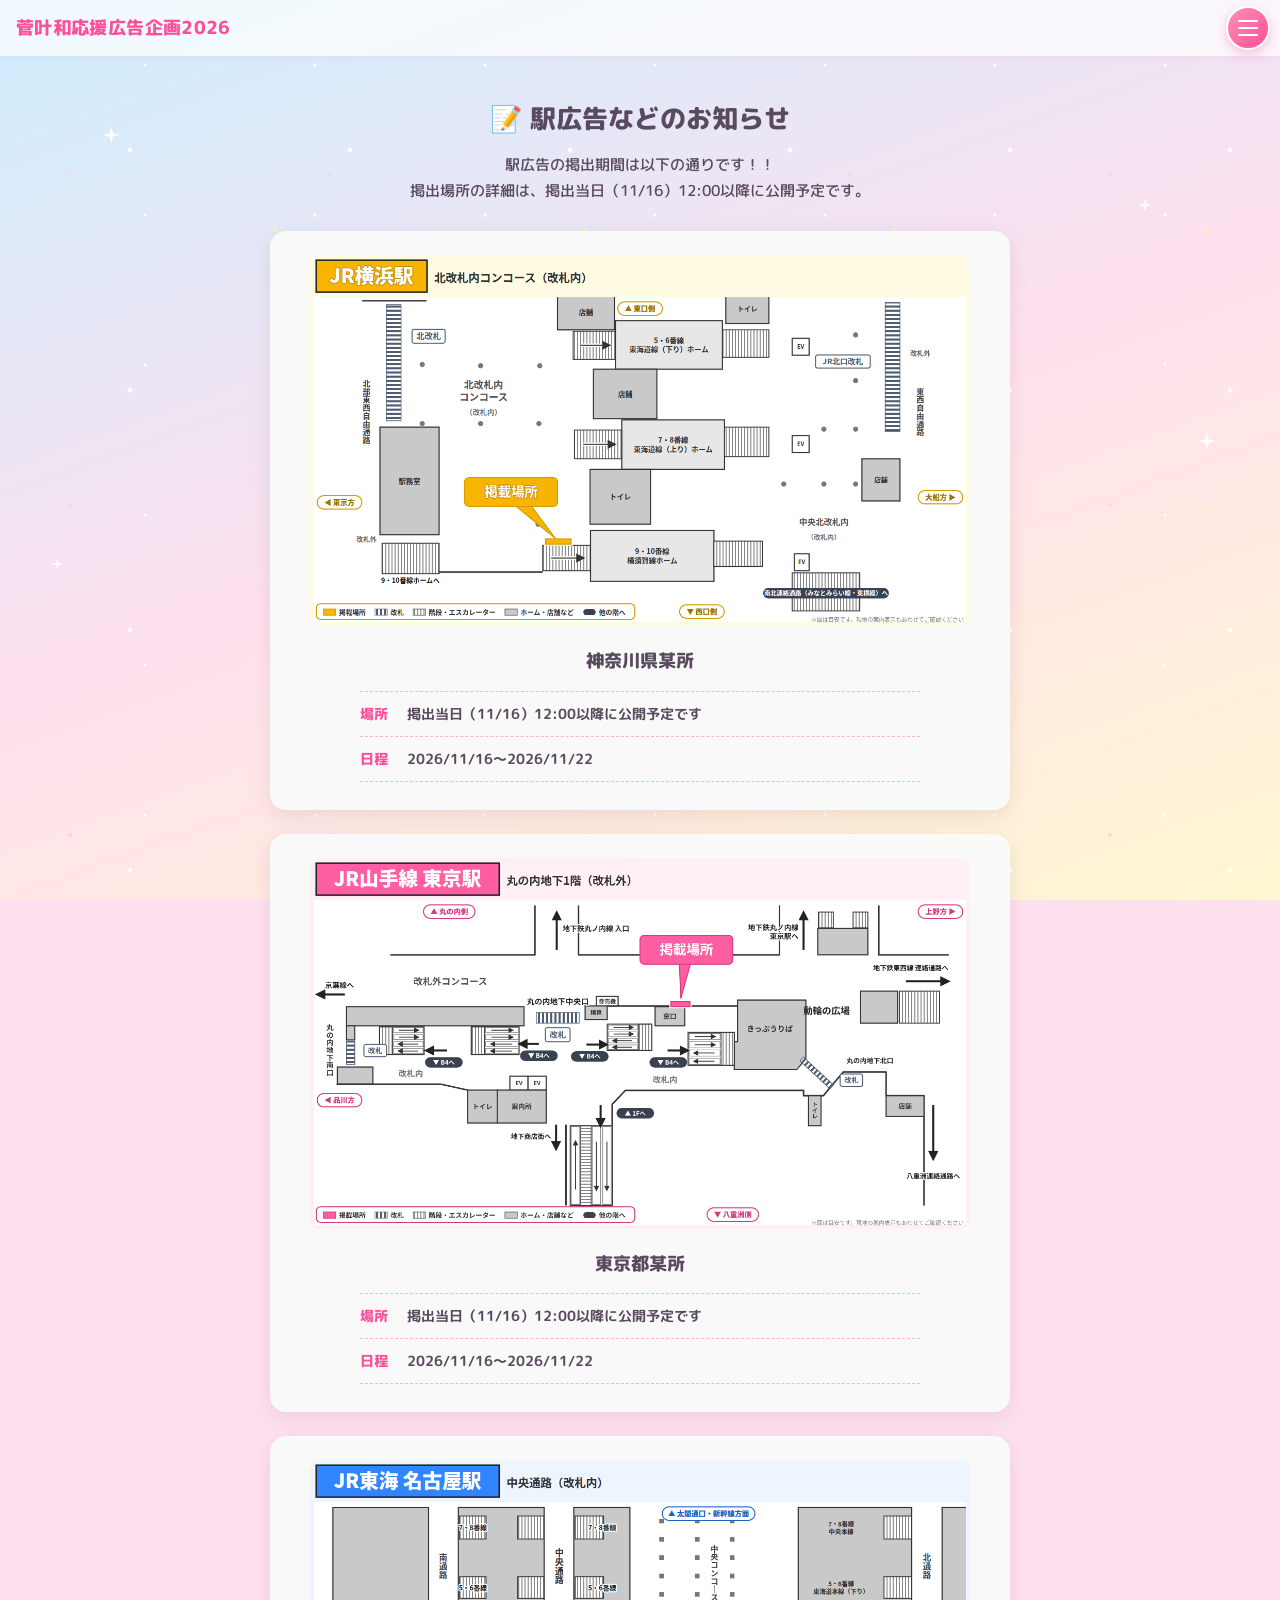
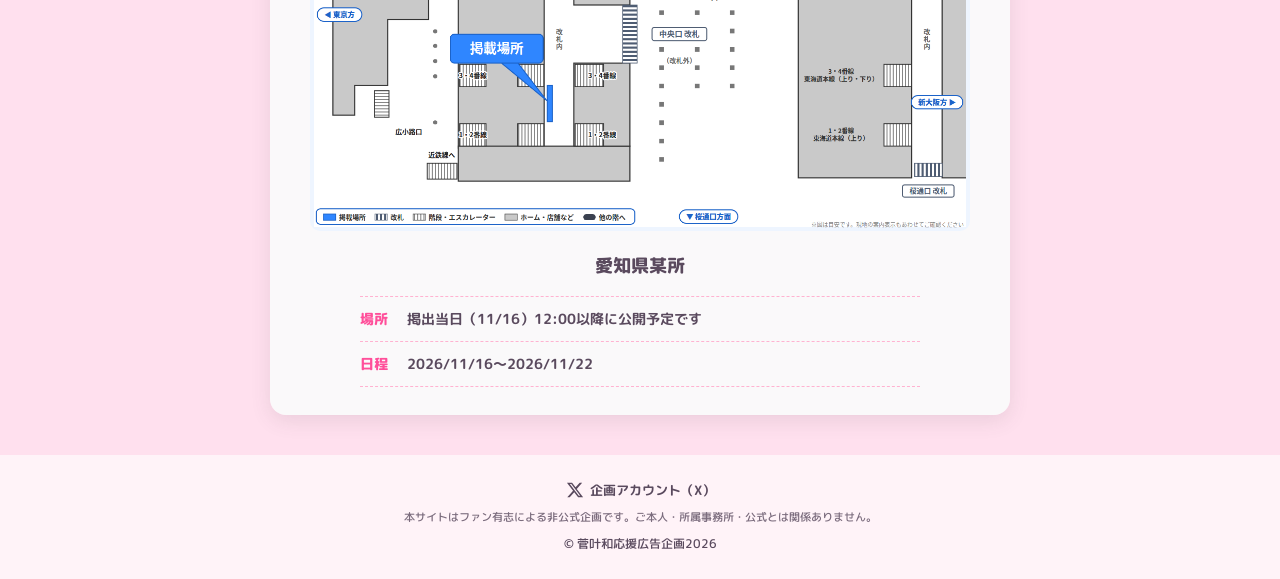
<file: pages/information/index.html>
<!DOCTYPE html>
<html lang="ja">
<head>
  <meta charset="UTF-8">
  <meta name="viewport" content="width=device-width, initial-scale=1">
  <title>駅広告などのお知らせ｜菅叶和応援広告企画2026</title>
  <meta name="description" content="菅叶和応援広告企画2026｜駅広告の掲出場所と掲出期間のお知らせです。">

  <!-- OGP -->
  <meta property="og:type" content="article">
  <meta property="og:site_name" content="菅叶和応援広告企画2026">
  <meta property="og:title" content="駅広告などのお知らせ｜菅叶和応援広告企画2026">
  <meta property="og:description" content="駅広告の掲出場所と掲出期間のお知らせです。">
  <meta property="og:url" content="https://kannkannkikaku.github.io/KannkannBirthday2026/pages/information/">
  <meta property="og:image" content="https://kannkannkikaku.github.io/KannkannBirthday2026/images/ogp.png">
  <meta name="twitter:card" content="summary_large_image">

  <!-- ファビコン -->
  <link rel="icon" type="image/png" sizes="32x32" href="../../images/icons/favicon-32.png">
  <link rel="icon" type="image/png" sizes="512x512" href="../../images/icons/icon-512.png">
  <link rel="apple-touch-icon" href="../../images/icons/apple-touch-icon.png">

  <link rel="preconnect" href="https://fonts.googleapis.com">
  <link rel="preconnect" href="https://fonts.gstatic.com" crossorigin>
  <link rel="stylesheet" href="https://fonts.googleapis.com/css2?family=M+PLUS+Rounded+1c:wght@500;700;800&display=swap">
  <link rel="stylesheet" href="../../css/style.css">
  <script src="../../js/main.js" defer></script>
</head>
<body>
  <!-- 背景装飾（星・花びら） -->
  <div class="deco" aria-hidden="true">
    <div class="deco__stars"></div>
    <span class="deco__sparkle"></span>
    <span class="deco__sparkle"></span>
    <span class="deco__sparkle"></span>
    <span class="deco__sparkle"></span>
  </div>

  <!-- ヘッダー -->
  <header class="site-header">
    <a class="site-logo" href="../../index.html">菅叶和応援広告企画2026</a>
    <button class="menu-btn" type="button" aria-expanded="false" aria-controls="site-menu" aria-label="メニューを開く">
      <span></span><span></span><span></span>
    </button>
  </header>
  <nav id="site-menu" class="site-menu" aria-label="メインメニュー">
    <ul>
      <li><a href="../../index.html">ホーム</a></li>
      <li><a href="../message/">メッセージ</a></li>
      <li><a href="../illust/">イラスト</a></li>
      <li><a href="../information/" aria-current="page">インフォメーション</a></li>
    </ul>
  </nav>
  <div class="menu-overlay"></div>

  <main>
    <div class="section-head">
      <h1 class="section-head__title"><span aria-hidden="true">📝</span>駅広告などのお知らせ</h1>
      <p class="section-head__lead">駅広告の掲出期間は以下の通りです！！<br>掲出場所の詳細は、掲出当日（11/16）12:00以降に公開予定です。</p>
    </div>

    <!-- 掲出場所マップ（掲出当日まではプレースホルダー画像） -->
    <div class="station-list">
      <figure class="station-card">
        <a class="station-card__zoom" href="../../images/stations/map-kanagawa.png" data-lightbox>
          <img class="station-card__img" src="../../images/stations/map-kanagawa.png" alt="神奈川県某所の掲出場所マップ（11/16 12:00公開予定）" width="1280" height="720" loading="lazy">
          <span class="station-card__zoom-hint">画像をタップすると拡大できます</span>
        </a>
        <figcaption>
          <p class="station-card__place">神奈川県某所</p>
          <dl class="station-card__info">
            <div>
              <dt>場所</dt>
              <dd>掲出当日（11/16）12:00以降に公開予定です</dd>
            </div>
            <div>
              <dt>日程</dt>
              <dd>2026/11/16～2026/11/22</dd>
            </div>
          </dl>
        </figcaption>
      </figure>

      <figure class="station-card">
        <a class="station-card__zoom" href="../../images/stations/map-tokyo.png" data-lightbox>
          <img class="station-card__img" src="../../images/stations/map-tokyo.png" alt="東京都某所の掲出場所マップ（11/16 12:00公開予定）" width="1280" height="720" loading="lazy">
          <span class="station-card__zoom-hint">画像をタップすると拡大できます</span>
        </a>
        <figcaption>
          <p class="station-card__place">東京都某所</p>
          <dl class="station-card__info">
            <div>
              <dt>場所</dt>
              <dd>掲出当日（11/16）12:00以降に公開予定です</dd>
            </div>
            <div>
              <dt>日程</dt>
              <dd>2026/11/16～2026/11/22</dd>
            </div>
          </dl>
        </figcaption>
      </figure>

      <figure class="station-card">
        <a class="station-card__zoom" href="../../images/stations/map-aichi.png" data-lightbox>
          <img class="station-card__img" src="../../images/stations/map-aichi.png" alt="愛知県某所の掲出場所マップ（11/16 12:00公開予定）" width="1280" height="720" loading="lazy">
          <span class="station-card__zoom-hint">画像をタップすると拡大できます</span>
        </a>
        <figcaption>
          <p class="station-card__place">愛知県某所</p>
          <dl class="station-card__info">
            <div>
              <dt>場所</dt>
              <dd>掲出当日（11/16）12:00以降に公開予定です</dd>
            </div>
            <div>
              <dt>日程</dt>
              <dd>2026/11/16～2026/11/22</dd>
            </div>
          </dl>
        </figcaption>
      </figure>
    </div>
  </main>

  <!-- フッター -->
  <footer class="site-footer">
    <a class="site-footer__x" href="https://x.com/kannkikaku" target="_blank" rel="noopener noreferrer">
      <svg viewBox="0 0 24 24" aria-hidden="true"><path fill="currentColor" d="M18.244 2.25h3.308l-7.227 8.26 8.502 11.24H16.17l-5.214-6.817L4.99 21.75H1.68l7.73-8.835L1.254 2.25H8.08l4.713 6.231zm-1.161 17.52h1.833L7.084 4.126H5.117z"/></svg>
      企画アカウント（X）
    </a>
    <p class="site-footer__note"><span>本サイトはファン有志による非公式企画です。</span><span>ご本人・所属事務所・公式とは関係ありません。</span></p>
    <small>© 菅叶和応援広告企画2026</small>
  </footer>

  <!-- スマホ下部ナビ -->
  <nav class="bottom-nav" aria-label="ページ切り替え">
    <a href="../message/">
      <svg viewBox="0 0 24 24" aria-hidden="true"><path fill="none" stroke="currentColor" stroke-width="1.8" stroke-linejoin="round" d="M4 5h16v11H9l-4 3.5V16H4z"/></svg>
      メッセージ
    </a>
    <a href="../illust/">
      <svg viewBox="0 0 24 24" aria-hidden="true"><rect x="3.5" y="4.5" width="17" height="15" rx="2" fill="none" stroke="currentColor" stroke-width="1.8"/><circle cx="9" cy="10" r="1.8" fill="currentColor"/><path fill="none" stroke="currentColor" stroke-width="1.8" stroke-linejoin="round" d="M4 17l5-4.5 3.5 3 3-2.5 4.5 4"/></svg>
      イラスト
    </a>
    <a href="../information/" aria-current="page">
      <svg viewBox="0 0 24 24" aria-hidden="true"><circle cx="12" cy="12" r="8.5" fill="none" stroke="currentColor" stroke-width="1.8"/><path stroke="currentColor" stroke-width="2" stroke-linecap="round" d="M12 11v5.5M12 7.6v.1"/></svg>
      インフォ
    </a>
  </nav>
</body>
</html>
</file>
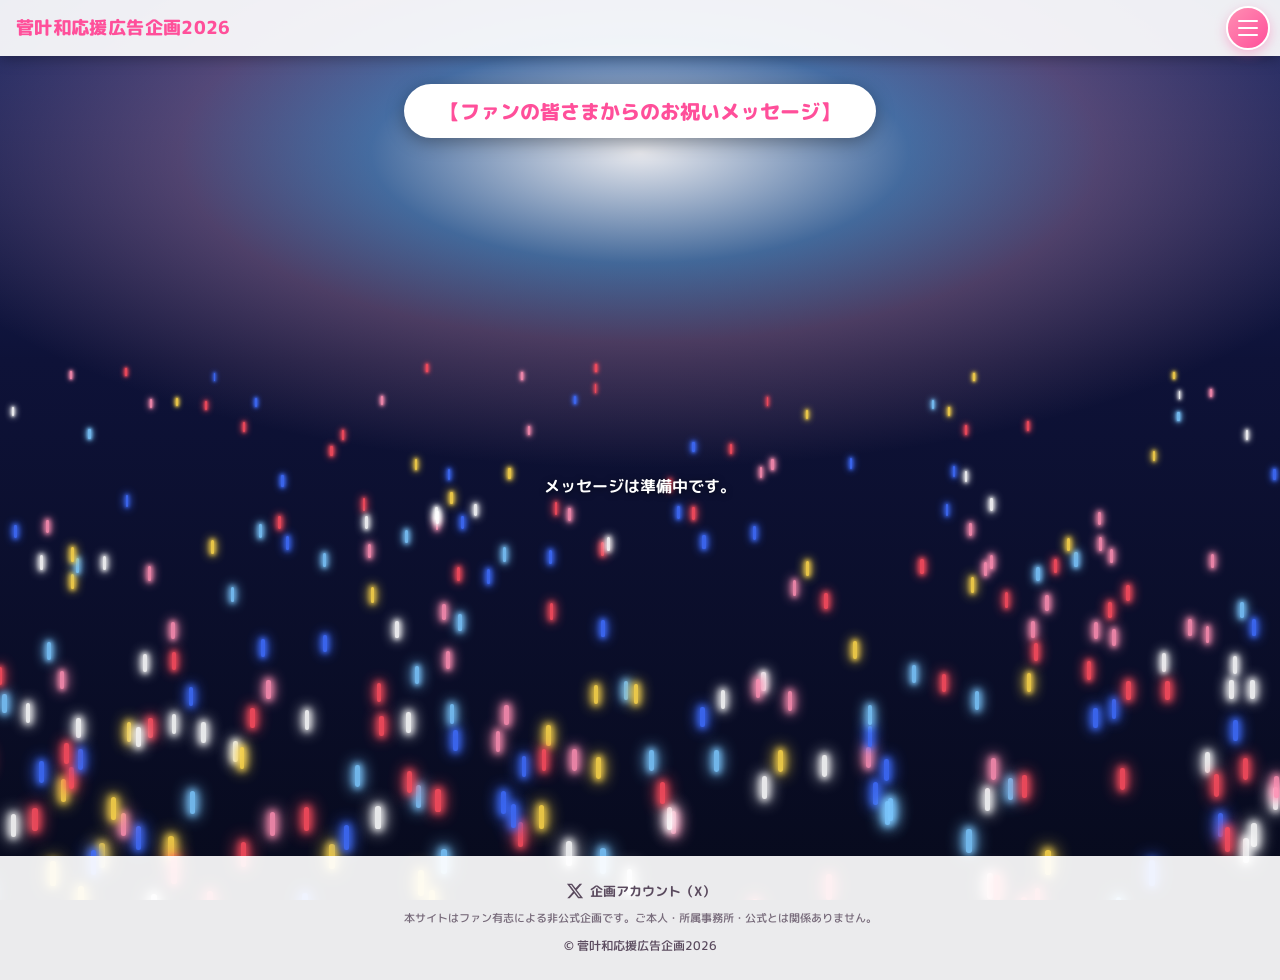
<file: pages/message/index.html>
<!DOCTYPE html>
<html lang="ja">
<head>
  <meta charset="UTF-8">
  <meta name="viewport" content="width=device-width, initial-scale=1">
  <title>お祝いメッセージ｜菅叶和応援広告企画2026</title>
  <meta name="description" content="菅叶和応援広告企画2026｜ファンの皆さまから届いたお祝いメッセージを掲載しています。">

  <!-- OGP -->
  <meta property="og:type" content="article">
  <meta property="og:site_name" content="菅叶和応援広告企画2026">
  <meta property="og:title" content="お祝いメッセージ｜菅叶和応援広告企画2026">
  <meta property="og:description" content="ファンの皆さまから届いたお祝いメッセージを掲載しています。">
  <meta property="og:url" content="https://kannkannkikaku.github.io/KannkannBirthday2026/pages/message/">
  <meta property="og:image" content="https://kannkannkikaku.github.io/KannkannBirthday2026/images/ogp.png">
  <meta name="twitter:card" content="summary_large_image">

  <!-- ファビコン -->
  <link rel="icon" type="image/png" sizes="32x32" href="../../images/icons/favicon-32.png">
  <link rel="icon" type="image/png" sizes="512x512" href="../../images/icons/icon-512.png">
  <link rel="apple-touch-icon" href="../../images/icons/apple-touch-icon.png">

  <link rel="preconnect" href="https://fonts.googleapis.com">
  <link rel="preconnect" href="https://fonts.gstatic.com" crossorigin>
  <link rel="stylesheet" href="https://fonts.googleapis.com/css2?family=M+PLUS+Rounded+1c:wght@500;700;800&display=swap">
  <link rel="stylesheet" href="../../css/style.css">
  <link rel="stylesheet" href="../../css/live-bg.css">
  <script src="../../js/main.js" defer></script>
  <script src="../../js/csv.js" defer></script>
  <script src="../../js/messages.js" defer></script>
  <script src="../../js/live-bg.js" defer></script>
</head>
<body class="message-page">
  <!-- 背景「ペンライトの海」（ペンライトは js/live-bg.js が作る）。
       このページでは星・キラキラ・花びらの背景装飾（.deco）は使わない -->
  <div class="live-bg" id="live-bg" aria-hidden="true"><i class="stage-glow"></i></div>

  <!-- ヘッダー -->
  <header class="site-header">
    <a class="site-logo" href="../../index.html">菅叶和応援広告企画2026</a>
    <button class="menu-btn" type="button" aria-expanded="false" aria-controls="site-menu" aria-label="メニューを開く">
      <span></span><span></span><span></span>
    </button>
  </header>
  <nav id="site-menu" class="site-menu" aria-label="メインメニュー">
    <ul>
      <li><a href="../../index.html">ホーム</a></li>
      <li><a href="./" aria-current="page">メッセージ</a></li>
      <li><a href="../illust/">イラスト</a></li>
      <li><a href="../information/">インフォメーション</a></li>
    </ul>
  </nav>
  <div class="menu-overlay"></div>

  <main>
    <h1 class="pill-title">【ファンの皆さまからのお祝いメッセージ】</h1>

    <!-- 流れる表示 -->
    <div class="flow" id="message-flow" data-message-flow
         data-src="../../data/messages.json"
         data-lanes="3" data-lanes-sp="2"
         data-per-lane="10" data-per-lane-sp="8"
         data-durations="75,83,79"
         data-jitter="16"
         aria-label="流れるお祝いメッセージ（カードを選ぶと拡大表示）"></div>

    <!-- 一覧表示（ボタンで切り替え） -->
    <div class="grid" id="message-grid" hidden></div>

    <div class="message-actions">
      <button class="btn" type="button" data-grid-toggle="message-flow" aria-controls="message-grid" aria-pressed="false">一覧で読む</button>
    </div>
  </main>

  <!-- フッター -->
  <footer class="site-footer">
    <a class="site-footer__x" href="https://x.com/kannkikaku" target="_blank" rel="noopener noreferrer">
      <svg viewBox="0 0 24 24" aria-hidden="true"><path fill="currentColor" d="M18.244 2.25h3.308l-7.227 8.26 8.502 11.24H16.17l-5.214-6.817L4.99 21.75H1.68l7.73-8.835L1.254 2.25H8.08l4.713 6.231zm-1.161 17.52h1.833L7.084 4.126H5.117z"/></svg>
      企画アカウント（X）
    </a>
    <p class="site-footer__note"><span>本サイトはファン有志による非公式企画です。</span><span>ご本人・所属事務所・公式とは関係ありません。</span></p>
    <small>© 菅叶和応援広告企画2026</small>
  </footer>

  <!-- スマホ下部ナビ -->
  <nav class="bottom-nav" aria-label="ページ切り替え">
    <a href="./" aria-current="page">
      <svg viewBox="0 0 24 24" aria-hidden="true"><path fill="none" stroke="currentColor" stroke-width="1.8" stroke-linejoin="round" d="M4 5h16v11H9l-4 3.5V16H4z"/></svg>
      メッセージ
    </a>
    <a href="../illust/">
      <svg viewBox="0 0 24 24" aria-hidden="true"><rect x="3.5" y="4.5" width="17" height="15" rx="2" fill="none" stroke="currentColor" stroke-width="1.8"/><circle cx="9" cy="10" r="1.8" fill="currentColor"/><path fill="none" stroke="currentColor" stroke-width="1.8" stroke-linejoin="round" d="M4 17l5-4.5 3.5 3 3-2.5 4.5 4"/></svg>
      イラスト
    </a>
    <a href="../information/">
      <svg viewBox="0 0 24 24" aria-hidden="true"><circle cx="12" cy="12" r="8.5" fill="none" stroke="currentColor" stroke-width="1.8"/><path stroke="currentColor" stroke-width="2" stroke-linecap="round" d="M12 11v5.5M12 7.6v.1"/></svg>
      インフォ
    </a>
  </nav>
</body>
</html>
</file>
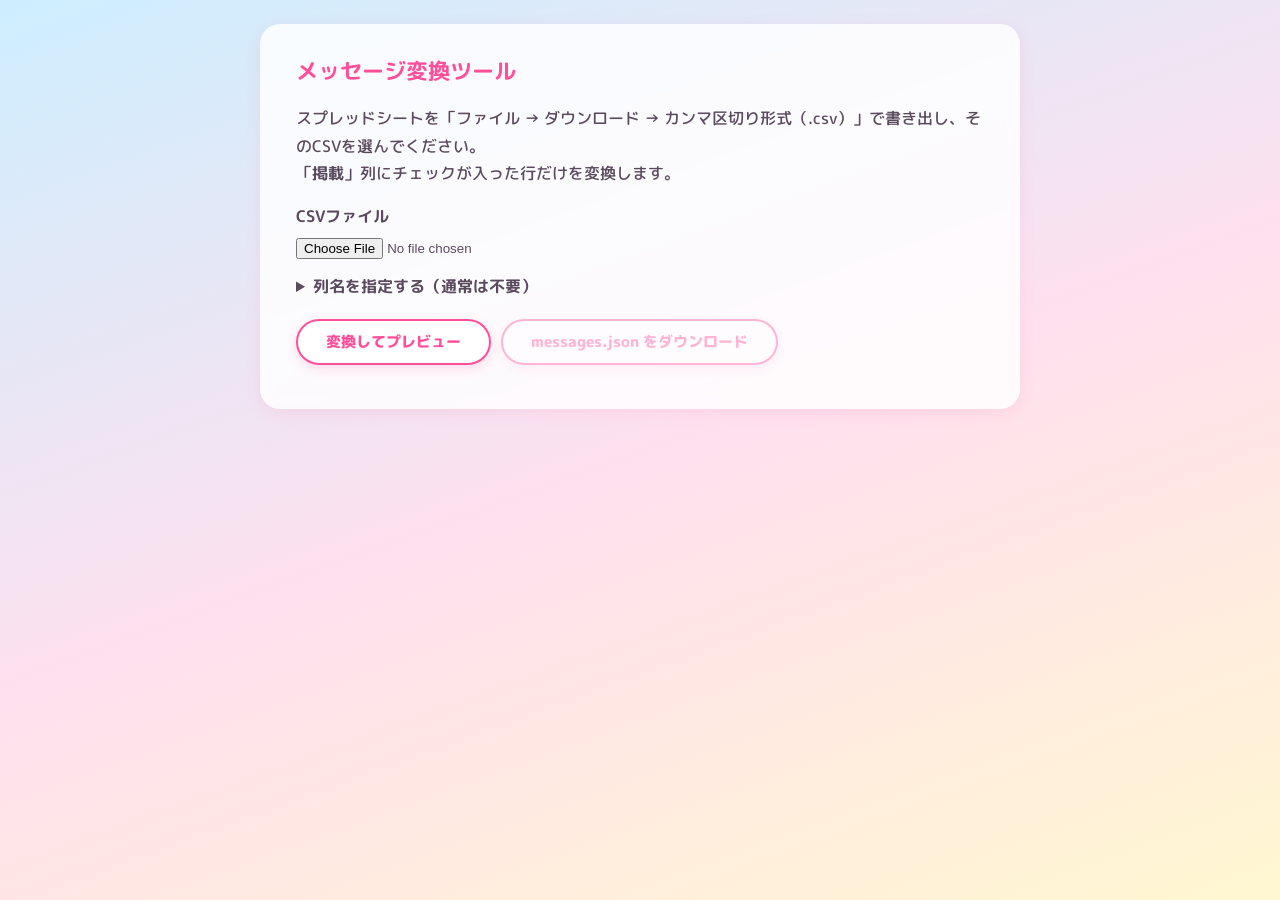
<file: scripts/csv_to_json.html>
<!DOCTYPE html>
<html lang="ja">
<head>
  <meta charset="UTF-8">
  <meta name="viewport" content="width=device-width, initial-scale=1">
  <meta name="robots" content="noindex">
  <title>メッセージ変換ツール</title>
  <!-- 運営用の変換ツール（Node.js がなくてもブラウザだけで変換できる） -->
  <link rel="stylesheet" href="https://fonts.googleapis.com/css2?family=M+PLUS+Rounded+1c:wght@500;700;800&display=swap">
  <!-- プレビューのカードをサイトと同じ見た目にするため、サイトのCSSを読み込む -->
  <link rel="stylesheet" href="../css/style.css">
  <style>
    body { padding-bottom: 0; }
    .tool { width: min(100% - 32px, 900px); margin: 24px auto; }
    .tool h1 { margin: 0 0 8px; color: var(--accent); font-size: 22px; }
    .tool label { display: block; margin: 14px 0 4px; font-weight: 700; }
    .tool input[type="text"] { width: 100%; padding: 8px; border: 1px solid #ddd; border-radius: 8px; font: inherit; }
    .tool details { margin-top: 12px; }
    .tool summary { cursor: pointer; font-weight: 700; }
    .tool-actions { display: flex; flex-wrap: wrap; gap: 10px; margin-top: 18px; }
    .tool-actions .btn[disabled] { opacity: 0.4; pointer-events: none; }
    .summary { margin: 16px 0 0; font-weight: 700; }
    .summary.error { color: #c0392b; }
    .summary .warn { display: block; margin-top: 6px; color: #b36b00; }
    .preview-title { margin: 28px 0 0; text-align: center; color: var(--accent); font-size: 18px; }
  </style>
</head>
<body>
  <div class="tool">
    <section class="panel">
      <h1>メッセージ変換ツール</h1>
      <p>
        スプレッドシートを「ファイル → ダウンロード → カンマ区切り形式（.csv）」で書き出し、そのCSVを選んでください。<br>
        「<b>掲載</b>」列にチェックが入った行だけを変換します。
      </p>

      <label for="file">CSVファイル</label>
      <input type="file" id="file" accept=".csv,text/csv">

      <details>
        <summary>列名を指定する（通常は不要）</summary>
        <label for="name-col">名前の列名（空欄なら自動判定）</label>
        <input type="text" id="name-col" placeholder="例：Xのハンドル名">
        <label for="message-col">本文の列名（空欄なら自動判定）</label>
        <input type="text" id="message-col" placeholder="例：お祝いメッセージ">
        <label for="approve-col">掲載チェックの列名（空欄なら「掲載」）</label>
        <input type="text" id="approve-col" placeholder="例：掲載">
      </details>

      <div class="tool-actions">
        <button class="btn" type="button" id="convert">変換してプレビュー</button>
        <button class="btn" type="button" id="download" disabled>messages.json をダウンロード</button>
      </div>

      <p class="summary" id="result" role="status"></p>
    </section>

    <h2 class="preview-title" id="preview-title" hidden>サイトでの見え方（掲載される順番はサイト側でシャッフルされます）</h2>
    <div class="grid" id="preview"></div>
  </div>

  <script src="../js/csv.js"></script>
  <script>
    (() => {
      const $ = (id) => document.getElementById(id);
      const COLORS = ['pink', 'sky', 'yellow', 'blue', 'red', 'white']; // js/messages.js と同じ並び
      let json = '';

      // サイトと同じ構造のカードを作る（textContent で入れるのでタグは文字のまま表示）
      function card(msg, i) {
        const el = document.createElement('article');
        el.className = 'card card--' + COLORS[i % COLORS.length];
        el.style.cursor = 'default';
        const text = document.createElement('p');
        text.className = 'card__text';
        text.textContent = msg.message;
        el.appendChild(text);
        if (msg.name) {
          const name = document.createElement('p');
          name.className = 'card__name';
          name.textContent = msg.name;
          el.appendChild(name);
        }
        return el;
      }

      function showError(message) {
        json = '';
        $('download').disabled = true;
        $('result').className = 'summary error';
        $('result').textContent = 'エラー：' + message;
        $('preview').replaceChildren();
        $('preview-title').hidden = true;
      }

      $('convert').addEventListener('click', async () => {
        const file = $('file').files[0];
        if (!file) {
          showError('CSVファイルを選んでください。');
          return;
        }
        try {
          const text = await file.text(); // UTF-8 として読み込む
          const r = CsvToJson.convertDetailed(text, {
            nameCol: $('name-col').value || undefined,
            messageCol: $('message-col').value || undefined,
            approveCol: $('approve-col').value || undefined,
          });
          json = CsvToJson.toJson(r.messages);

          // 集計
          $('result').className = 'summary';
          $('result').textContent =
            `掲載 ${r.messages.length} 件（回答 ${r.total} 件 / 未チェック ${r.skippedUnapproved} 件 / 本文なし ${r.skippedEmpty} 件）`;
          if (!r.approveColFound) {
            const warn = document.createElement('span');
            warn.className = 'warn';
            warn.textContent = '⚠ 「掲載」列が見つからないため、全件を対象にしました。確認してから載せる場合は、スプレッドシートに「掲載」列を追加してください。';
            $('result').appendChild(warn);
          }

          // プレビュー
          const frag = document.createDocumentFragment();
          r.messages.forEach((m, i) => frag.appendChild(card(m, i)));
          $('preview').replaceChildren(frag);
          $('preview-title').hidden = r.messages.length === 0;
          $('download').disabled = r.messages.length === 0;
        } catch (err) {
          showError(err.message);
        }
      });

      $('download').addEventListener('click', () => {
        const blob = new Blob([json], { type: 'application/json' });
        const a = document.createElement('a');
        a.href = URL.createObjectURL(blob);
        a.download = 'messages.json';
        a.click();
        setTimeout(() => URL.revokeObjectURL(a.href), 1000);
      });
    })();
  </script>
</body>
</html>
</file>
<file: css/style.css>
@charset "UTF-8";
/* =========================================================
   菅叶和応援広告企画2026 共通スタイル
   ・スマホ優先（min-width でPC向けに上書き）
   ・色やサイズは :root の変数でまとめて管理
   ========================================================= */

/* ---------- 変数 ---------- */
:root {
  /* 背景のパステル3色 */
  --bg-sky: #cdeefe;
  --bg-pink: #ffe0ee;
  --bg-yellow: #fff7d1;

  /* アクセント */
  --accent: #ff4f9a;
  --accent-soft: #ffb3d1;
  --text: #5a4a5e;

  /* ピンク・水色（ハッシュタグや注意書きなど、カード以外でも使う） */
  --pink-border: #ffb3d1;
  --pink-text: #e0457b;
  --blue-border: #9edcf0;
  --blue-text: #1f8fb0;

  /* メッセージカード6色（枠 / 文字）。オープニングのペンライトと同じ6色の色み。
     文字は白いカードの上で読みやすい濃さ（コントラスト比 4.5 以上）にしている */
  --card-pink-border: #ffb3d1;
  --card-pink-text: #d1307f;
  --card-sky-border: #9edcf0;
  --card-sky-text: #1a7fa6;
  --card-yellow-border: #ffd84a;
  --card-yellow-text: #9a6a00;
  --card-blue-border: #9db2ff;
  --card-blue-text: #2f58d6;
  --card-red-border: #ff9e94;
  --card-red-text: #d2362a;
  --card-white-border: #d9d6e6;
  --card-white-text: #5f5a78;

  /* レイアウト */
  --header-h: 56px;
  --bottom-nav-h: 64px;
  --card-w: 207px;        /* スマホ：12px × 15文字 ＋ 左右の余白24px ＋ 枠3px */
  --gap-avg: 24px;        /* カード同士の平均のすき間（実際の間隔はJSでばらつかせる） */

  --font: "M PLUS Rounded 1c", "Hiragino Maru Gothic ProN", "Yu Gothic", sans-serif,
          "Apple Color Emoji", "Segoe UI Emoji", "Noto Color Emoji";
}

@media (min-width: 768px) {
  :root {
    --card-w: 308px;    /* PC：13px × 21文字 ＋ 左右の余白32px ＋ 枠3px */
    --gap-avg: 36px;
  }
}

/* ---------- リセット・基本 ---------- */
*,
*::before,
*::after {
  box-sizing: border-box;
}

html {
  -webkit-text-size-adjust: 100%;
}

body {
  margin: 0;
  min-height: 100vh;
  min-height: 100dvh;
  display: flex;
  flex-direction: column;
  font-family: var(--font);
  font-weight: 500;
  color: var(--text);
  line-height: 1.7;
  /* 全画面のパステルグラデーション（固定） */
  background: linear-gradient(160deg, var(--bg-sky) 0%, var(--bg-pink) 52%, var(--bg-yellow) 100%) fixed;
  background-color: var(--bg-pink);
  overflow-x: hidden;
  /* スマホ下部ナビのぶん余白を空ける */
  padding-bottom: var(--bottom-nav-h);
}

@media (min-width: 768px) {
  body {
    padding-bottom: 0;
  }
}

img {
  max-width: 100%;
  height: auto;
}

a {
  color: var(--accent);
}

/* hidden 属性は display を指定した要素にも必ず効かせる */
[hidden] {
  display: none !important;
}

.visually-hidden {
  position: absolute !important;
  width: 1px;
  height: 1px;
  overflow: hidden;
  clip: rect(0 0 0 0);
  white-space: nowrap;
}

/* =========================================================
   背景装飾（星・花びら・メインイラスト）
   ========================================================= */
.deco {
  position: fixed;
  inset: 0;
  z-index: -1;
  pointer-events: none;
  overflow: hidden;
}

/* 星：radial-gradient を重ねた静止レイヤー（DOM要素を増やさない） */
.deco__stars {
  position: absolute;
  inset: 0;
  opacity: 0.85;
  background-image:
    radial-gradient(circle, #fff 0 2px, transparent 3px),
    radial-gradient(circle, #fff5a8 0 1.5px, transparent 2.5px),
    radial-gradient(circle, #fff 0 1px, transparent 2px),
    radial-gradient(circle, #ffd1e6 0 1.5px, transparent 2.5px);
  background-size: 220px 240px, 310px 280px, 170px 150px, 260px 330px;
  background-position: 20px 30px, 120px 90px, 60px 140px, 200px 10px;
}

/* キラッとした十字の星（数個だけ） */
.deco__sparkle {
  position: absolute;
  width: 18px;
  height: 18px;
  background: #fff;
  clip-path: polygon(50% 0, 60% 40%, 100% 50%, 60% 60%, 50% 100%, 40% 60%, 0 50%, 40% 40%);
  opacity: 0.9;
  filter: drop-shadow(0 0 4px rgba(255, 255, 255, 0.9));
  animation: twinkle 4s ease-in-out infinite;
}

.deco__sparkle:nth-child(2) { top: 14%; left: 8%; }
.deco__sparkle:nth-child(3) { top: 22%; right: 10%; width: 14px; height: 14px; animation-delay: 1.2s; }
.deco__sparkle:nth-child(4) { top: 62%; left: 4%; width: 12px; height: 12px; animation-delay: 2.1s; }
.deco__sparkle:nth-child(5) { top: 48%; right: 5%; animation-delay: 0.6s; }

@keyframes twinkle {
  0%, 100% { transform: scale(1); opacity: 0.9; }
  50% { transform: scale(0.6); opacity: 0.4; }
}

/* 花びら：JSで数個だけ生成。transform と opacity のみ動かして軽量に */
.petal {
  position: absolute;
  top: -40px;
  left: var(--x, 50%);
  width: var(--size, 14px);
  height: calc(var(--size, 14px) * 0.8);
  background: linear-gradient(135deg, #ffd3e5, #ffa9cb);
  border-radius: 80% 0 80% 0;
  opacity: 0;
  will-change: transform;
  animation: petal-fall var(--dur, 16s) linear var(--delay, 0s) infinite;
}

@keyframes petal-fall {
  0% { transform: translate(0, 0) rotate(0deg); opacity: 0; }
  10% { opacity: 0.8; }
  50% { transform: translate(var(--sway, 40px), 55vh) rotate(200deg); }
  90% { opacity: 0.7; }
  100% { transform: translate(0, 110vh) rotate(400deg); opacity: 0; }
}

/* メインイラスト：画面下中央に大きく
   （現在は未使用。使うときは <img class="main-illust" src="..." alt=""> を body 直下に置く） */
.main-illust {
  position: fixed;
  left: 50%;
  bottom: 0;
  z-index: -1;
  width: min(92vw, 720px);
  max-height: 78vh;
  object-fit: contain;
  object-position: bottom;
  transform: translateX(-50%);
  pointer-events: none;
  user-select: none;
}

/* =========================================================
   ヘッダー・メニュー
   ========================================================= */
/* ヘッダーは固定しない（スクロールすると一緒に流れて見えなくなる）。
   メニューボタンだけ右上に固定する。
   ※ backdrop-filter を付けると中の固定ボタンがヘッダーに閉じ込められるので使わない */
.site-header {
  position: relative;
  z-index: 50;
  height: var(--header-h);
  display: flex;
  align-items: center;
  justify-content: space-between;
  padding: 0 72px 0 16px;
  background: rgba(255, 255, 255, 0.72);
  box-shadow: 0 1px 8px rgba(255, 79, 154, 0.08);
}

.site-logo {
  font-weight: 800;
  font-size: 15px;
  color: var(--accent);
  text-decoration: none;
  letter-spacing: 0.02em;
  white-space: nowrap;
  overflow: hidden;
  text-overflow: ellipsis;
}

@media (min-width: 768px) {
  .site-logo {
    font-size: 18px;
  }
}

/* ハンバーガーボタン（CSSで描く3本線） */
/* 右上に固定した丸いメニューボタン（ピンクのグラデーションに白い線） */
.menu-btn {
  position: fixed;
  top: 6px;
  right: 10px;
  z-index: 70;
  width: 44px;
  height: 44px;
  border: 2px solid #fff;
  border-radius: 50%;
  background: linear-gradient(135deg, #ff8fb3, #ff4f9a);
  box-shadow: 0 4px 12px rgba(255, 79, 154, 0.35);
  cursor: pointer;
  transition: transform 0.2s, box-shadow 0.2s;
}

.menu-btn:hover {
  transform: scale(1.06);
  box-shadow: 0 6px 16px rgba(255, 79, 154, 0.45);
}

.menu-btn span {
  position: absolute;
  left: 10px;
  width: 20px;
  height: 2px;
  border-radius: 2px;
  background: #fff;
  transition: transform 0.3s, opacity 0.3s;
}

.menu-btn span:nth-child(1) { top: 12px; }
.menu-btn span:nth-child(2) { top: 19px; }
.menu-btn span:nth-child(3) { top: 26px; }

/* 開いているときは × に変形 */
.menu-btn[aria-expanded="true"] span:nth-child(1) { transform: translateY(7px) rotate(45deg); }
.menu-btn[aria-expanded="true"] span:nth-child(2) { opacity: 0; }
.menu-btn[aria-expanded="true"] span:nth-child(3) { transform: translateY(-7px) rotate(-45deg); }

.menu-btn:focus-visible {
  outline: 2px solid var(--accent);
  outline-offset: 2px;
}

/* 右から出てくるメニュー */
.site-menu {
  position: fixed;
  top: 0;
  right: 0;
  z-index: 60;
  width: min(78vw, 300px);
  height: 100%;
  padding: calc(var(--header-h) + 16px) 24px 24px;
  background: rgba(255, 255, 255, 0.96);
  box-shadow: -4px 0 20px rgba(255, 79, 154, 0.15);
  transform: translateX(100%);
  visibility: hidden;
  transition: transform 0.35s ease, visibility 0.35s;
}

.site-menu.is-open {
  transform: translateX(0);
  visibility: visible;
}

.site-menu ul {
  margin: 0;
  padding: 0;
  list-style: none;
}

.site-menu a {
  display: block;
  padding: 14px 8px;
  border-bottom: 1px dashed var(--accent-soft);
  color: var(--text);
  font-weight: 700;
  text-decoration: none;
}

.site-menu a:hover,
.site-menu a[aria-current="page"] {
  color: var(--accent);
}

.menu-overlay {
  position: fixed;
  inset: 0;
  z-index: 55;
  background: rgba(90, 74, 94, 0.25);
  opacity: 0;
  visibility: hidden;
  transition: opacity 0.35s, visibility 0.35s;
}

.menu-overlay.is-open {
  opacity: 1;
  visibility: visible;
}

/* =========================================================
   フッター・スマホ下部ナビ
   ========================================================= */
.site-footer {
  padding: 24px 16px;
  text-align: center;
  font-size: 13px;
  background: rgba(255, 255, 255, 0.6);
}

.site-footer__x {
  display: inline-flex;
  align-items: center;
  gap: 6px;
  margin-bottom: 8px;
  color: var(--text);
  font-weight: 700;
  text-decoration: none;
}

.site-footer__x svg {
  width: 18px;
  height: 18px;
}

/* 非公式である旨の注記 */
.site-footer__note {
  margin: 0 auto 8px;
  font-size: 11px;
  line-height: 1.6;
  opacity: 0.8;
}

/* 文の区切りで折り返す（画面が狭いときだけ2行になる） */
.site-footer__note span {
  display: inline-block;
}

.site-footer small {
  display: block;
  font-size: 12px;
}

.bottom-nav {
  position: fixed;
  left: 0;
  right: 0;
  bottom: 0;
  z-index: 40;
  height: var(--bottom-nav-h);
  display: flex;
  background: rgba(255, 255, 255, 0.92);
  backdrop-filter: blur(8px);
  -webkit-backdrop-filter: blur(8px);
  box-shadow: 0 -2px 10px rgba(255, 79, 154, 0.1);
  padding-bottom: env(safe-area-inset-bottom);
}

.bottom-nav a {
  flex: 1;
  display: flex;
  flex-direction: column;
  align-items: center;
  justify-content: center;
  gap: 2px;
  color: var(--text);
  font-size: 11px;
  font-weight: 700;
  text-decoration: none;
}

.bottom-nav svg {
  width: 24px;
  height: 24px;
}

.bottom-nav a[aria-current="page"] {
  color: var(--accent);
}

@media (min-width: 768px) {
  .bottom-nav {
    display: none;
  }
}

/* =========================================================
   共通パーツ
   ========================================================= */
main {
  flex: 1;
  width: 100%;
}

/* 白いピル型の見出し */
.pill-title {
  display: block;
  width: fit-content;
  max-width: calc(100% - 32px);
  margin: 20px auto 12px;
  padding: 10px 24px;
  border-radius: 999px;
  background: #fff;
  box-shadow: 0 4px 14px rgba(255, 79, 154, 0.15);
  color: var(--accent);
  font-size: 13px;
  font-weight: 800;
  text-align: center;
  line-height: 1.5;
}

@media (min-width: 400px) {
  .pill-title {
    font-size: 15px;
  }
}

@media (min-width: 768px) {
  .pill-title {
    margin-top: 28px;
    padding: 12px 36px;
    font-size: 20px;
  }
}

/* ピンクのボタン */
.btn {
  display: inline-flex;
  align-items: center;
  justify-content: center;
  gap: 6px;
  min-height: 46px;
  padding: 10px 28px;
  border: 2px solid var(--accent);
  border-radius: 999px;
  background: #fff;
  color: var(--accent);
  font-family: inherit;
  font-size: 15px;
  font-weight: 800;
  text-decoration: none;
  cursor: pointer;
  box-shadow: 0 4px 12px rgba(255, 79, 154, 0.18);
  transition: background 0.2s, color 0.2s, transform 0.2s;
}

.btn:hover {
  background: var(--accent);
  color: #fff;
}

.btn:active {
  transform: scale(0.97);
}

.btn:focus-visible {
  outline: 3px solid var(--accent-soft);
  outline-offset: 2px;
}

/* 白い半透明パネル */
.panel {
  width: min(100% - 32px, 760px);
  margin: 0 auto 24px;
  padding: 20px;
  border-radius: 20px;
  background: rgba(255, 255, 255, 0.82);
  backdrop-filter: blur(6px);
  -webkit-backdrop-filter: blur(6px);
  box-shadow: 0 4px 16px rgba(255, 79, 154, 0.1);
}

@media (min-width: 768px) {
  .panel {
    padding: 28px 36px;
  }
}

.panel__title {
  margin: 0 0 12px;
  color: var(--accent);
  font-size: 17px;
  font-weight: 800;
}

/* =========================================================
   メッセージカード
   ========================================================= */
.card {
  /* 色は --c-border / --c-text で切り替え */
  --c-border: var(--card-pink-border);
  --c-text: var(--card-pink-text);
  position: relative;
  width: var(--card-w);
  padding: 10px 12px;
  border: 1.5px solid var(--c-border);
  border-radius: 14px;
  background: rgba(255, 255, 255, 0.9);
  backdrop-filter: blur(4px);
  -webkit-backdrop-filter: blur(4px);
  box-shadow: 0 2px 8px rgba(120, 90, 130, 0.06);
  color: var(--c-text);
  cursor: pointer;
  transition: box-shadow 0.2s;
}

/* 6色（並び順は js/messages.js の COLORS） */
.card--pink   { --c-border: var(--card-pink-border);   --c-text: var(--card-pink-text); }
.card--sky    { --c-border: var(--card-sky-border);    --c-text: var(--card-sky-text); }
.card--yellow { --c-border: var(--card-yellow-border); --c-text: var(--card-yellow-text); }
.card--blue   { --c-border: var(--card-blue-border);   --c-text: var(--card-blue-text); }
.card--red    { --c-border: var(--card-red-border);    --c-text: var(--card-red-text); }
.card--white  { --c-border: var(--card-white-border);  --c-text: var(--card-white-text); }

.card:hover,
.card:focus-visible {
  box-shadow: 0 6px 18px rgba(120, 90, 130, 0.16);
}

.card:focus-visible {
  outline: 2px solid var(--c-border);
  outline-offset: 3px;
}

.card__text {
  margin: 0;
  font-size: 12px;          /* スマホ。PCは14px（長いメッセージでも重なりすぎないよう小さめ） */
  font-weight: 700;
  line-height: 1.65;
  text-align: left;
  /* 改行をそのまま表示・長い英数字も折り返す */
  white-space: pre-wrap;
  overflow-wrap: anywhere;
}

.card__name {
  margin: 6px 0 0;
  font-size: 11px;
  font-weight: 700;
  text-align: right;
  opacity: 0.75;
  overflow-wrap: anywhere;
}

@media (min-width: 768px) {
  .card {
    padding: 14px 16px;
  }

  .card__text {
    font-size: 13px;
    line-height: 1.7;
  }

  .card__name {
    font-size: 12px;
  }
}

/* トップページ用の小さいカード */
.flow--compact {
  --card-w: 207px;   /* 12px × 15文字 ＋ 余白24px ＋ 枠3px */
  --gap-avg: 24px;
}

.flow--compact .card {
  padding: 10px 12px;
}

.flow--compact .card__text {
  font-size: 12px;
  line-height: 1.6;
}

.flow--compact .card__name {
  font-size: 11px;
}

@media (min-width: 768px) {
  .flow--compact {
    --card-w: 279px; /* 12px × 21文字 ＋ 余白24px ＋ 枠3px */
    --gap-avg: 30px;
  }
}

/* =========================================================
   メッセージが流れるエリア
   ・.lane > .track > .set × 2 > .slot > .card
   ・.slot の幅は「カード幅＋すき間」。すき間はJSでランダムにするが、
     1セット内の合計は「枚数 × --gap-avg」にそろえるので .set の幅は常に一定
     → 2セット並べて translateX(0 → -50%) で継ぎ目なくループ
   ========================================================= */
.flow {
  position: relative;
  display: flex;
  flex-direction: column;
  justify-content: space-evenly;
  /* 横方向ははみ出しを隠す。縦はレーン同士で重なってOK */
  overflow: hidden;
  /* 長文カードがレーンからはみ出しても切れにくいよう上下に余白 */
  padding: 56px 0;
}

@media (min-width: 768px) {
  .flow {
    padding: 48px 0;
  }
}

.lane {
  position: relative;
  flex: 1;
  min-height: 0;
  display: flex;
  align-items: center;
}

/* 横方向の指の動きはスライド操作に使い、縦方向はページのスクロールに任せる */
.lane {
  touch-action: pan-y;
}

/* スライド中：このレーンの自動スクロールを止め、文字選択もしない */
.lane.is-dragging {
  z-index: 2;
  cursor: grabbing;
  user-select: none;
  -webkit-user-select: none;
}

.lane.is-dragging .track {
  animation-play-state: paused;
}

/* マウスを乗せた・フォーカスしたカードのレーンを手前に */
.lane:hover,
.lane:focus-within {
  z-index: 2;
}

.track {
  display: flex;
  width: max-content;
  animation: flow-left var(--dur, 60s) linear infinite;
  will-change: transform;
}

@keyframes flow-left {
  from { transform: translateX(0); }
  to   { transform: translateX(-50%); }
}

.set {
  display: flex;
  align-items: center;
  flex: none;
}

.slot {
  flex: none;
  width: calc(var(--card-w) + var(--gap, var(--gap-avg)));
  display: flex;
  justify-content: flex-start; /* カードは左寄せ。右側がすき間になる */
}

/* カードごとの縦の「ずれ」（JSで --dy をランダムに設定） */
.slot .card {
  transform: translate(var(--dx, 0px), var(--dy, 0px));
}

.slot .card:hover,
.slot .card:focus-visible {
  z-index: 1;
}

/* PC：マウスを乗せたカードのレーンだけ一時停止 */
@media (hover: hover) {
  .lane:has(.card:hover) .track {
    animation-play-state: paused;
  }
}

/* キーボードでフォーカス中も止める */
.lane:has(.card:focus-visible) .track,
/* モーダル表示中・一覧表示中は全停止 */
body.is-paused .track {
  animation-play-state: paused;
}

/* 読み込み中・エラー表示 */
.flow__status {
  margin: auto;
  padding: 16px;
  color: var(--text);
  font-weight: 700;
  text-align: center;
}

/* --- メッセージページのレイアウト --- */
.message-page {
  display: flex;
  flex-direction: column;
}

.message-page .flow {
  /* ヘッダー・見出し・ボタン・下部ナビを除いた高さいっぱい */
  height: calc(100dvh - var(--header-h) - var(--bottom-nav-h) - 150px);
  min-height: 460px;
}

@media (min-width: 768px) {
  .message-page .flow {
    height: calc(100dvh - var(--header-h) - 170px);
    min-height: 560px;
  }
}

.message-actions {
  display: flex;
  justify-content: center;
  padding: 8px 16px 24px;
}

/* --- トップページの縮小版 --- */
.flow--compact {
  height: 480px;
  padding: 48px 0;
  -webkit-mask-image: linear-gradient(90deg, transparent, #000 6%, #000 94%, transparent);
  mask-image: linear-gradient(90deg, transparent, #000 6%, #000 94%, transparent);
}

@media (min-width: 768px) {
  .flow--compact {
    height: 460px;
  }
}

/* =========================================================
   一覧（グリッド）表示
   ========================================================= */
.grid {
  display: grid;
  grid-template-columns: repeat(auto-fill, minmax(260px, 1fr));
  gap: 16px;
  width: min(100% - 32px, 1200px);
  margin: 8px auto 24px;
}

.grid .card {
  width: auto;
}

.grid[hidden],
.flow[hidden] {
  display: none;
}

/* =========================================================
   モーダル（<dialog> を使用）
   ========================================================= */
.modal {
  width: min(100% - 32px, 560px);
  max-height: calc(100dvh - 48px);
  padding: 0;
  border: 0;
  background: transparent;
  overflow: visible;
}

.modal::backdrop {
  background: rgba(90, 74, 94, 0.35);
  backdrop-filter: blur(3px);
  -webkit-backdrop-filter: blur(3px);
}

.modal[open] {
  animation: modal-in 0.25s ease;
}

@keyframes modal-in {
  from { opacity: 0; transform: scale(0.94); }
  to { opacity: 1; transform: scale(1); }
}

.modal__card {
  width: 100%;
  max-height: calc(100dvh - 48px);
  overflow-y: auto;
  padding: 32px 28px 24px;
  background: rgba(255, 255, 255, 0.97);
  cursor: default;
}

.modal__card .card__text {
  font-size: 18px;
  line-height: 1.9;
}

.modal__card .card__name {
  font-size: 14px;
}

.modal__close {
  position: absolute;
  top: -14px;
  right: -10px;
  z-index: 1;
  width: 40px;
  height: 40px;
  border: 2px solid var(--accent-soft);
  border-radius: 50%;
  background: #fff;
  color: var(--accent);
  font-size: 22px;
  font-weight: 700;
  line-height: 1;
  cursor: pointer;
  box-shadow: 0 2px 8px rgba(255, 79, 154, 0.2);
}

.modal__close:focus-visible {
  outline: 2px solid var(--accent);
  outline-offset: 2px;
}

/* =========================================================
   トップページ
   ========================================================= */
/* ---------- 駅広告スライドショー ---------- */
.carousel {
  width: 100%;
  max-width: 640px;
  margin: 0 auto;
}

@media (min-width: 768px) {
  .carousel {
    margin-top: 20px;
  }
}

.carousel__viewport {
  position: relative;
  overflow: hidden;
  aspect-ratio: 1414 / 1000;
  background: rgba(255, 255, 255, 0.4);
}

@media (min-width: 768px) {
  .carousel__viewport {
    border-radius: 12px;
    box-shadow: 0 6px 20px rgba(90, 74, 94, 0.15);
  }
}

.carousel__track {
  display: flex;
  height: 100%;
  /* JS で --index（何枚目か）を変えて横にずらす */
  transform: translateX(calc(var(--index, 0) * -100%));
  transition: transform 0.6s ease;
}

.carousel__track.is-jumping {
  transition: none; /* ループの端から反対の端へ瞬間移動するとき */
}

.carousel__slide {
  flex: 0 0 100%;
  height: 100%;
}

.carousel__slide img {
  display: block;
  width: 100%;
  height: 100%;
  object-fit: contain;
  -webkit-user-drag: none;
  user-select: none;
}

/* 左右のタップ領域：画像の左右それぞれ約3割 */
.carousel__nav {
  position: absolute;
  top: 0;
  bottom: 0;
  z-index: 1;
  width: 30%;
  display: flex;
  align-items: center;
  padding: 0 10px;
  border: 0;
  background: transparent;
  cursor: pointer;
  -webkit-tap-highlight-color: transparent;
}

.carousel__nav--prev {
  left: 0;
  justify-content: flex-start;
}

.carousel__nav--next {
  right: 0;
  justify-content: flex-end;
}

/* 矢印（白い丸の中に ‹ ›） */
.carousel__nav span {
  display: grid;
  place-items: center;
  width: 36px;
  height: 36px;
  border-radius: 50%;
  background: rgba(255, 255, 255, 0.75);
  box-shadow: 0 2px 8px rgba(90, 74, 94, 0.2);
  transition: background 0.2s, transform 0.2s;
}

.carousel__nav span::before {
  content: "";
  width: 10px;
  height: 10px;
  border-top: 2.5px solid var(--accent);
  border-right: 2.5px solid var(--accent);
}

.carousel__nav--prev span::before {
  transform: translateX(2px) rotate(-135deg);
}

.carousel__nav--next span::before {
  transform: translateX(-2px) rotate(45deg);
}

.carousel__nav:hover span {
  background: #fff;
}

.carousel__nav:active span {
  transform: scale(0.9);
}

.carousel__nav:focus-visible {
  outline: none;
}

.carousel__nav:focus-visible span {
  outline: 3px solid var(--accent);
  outline-offset: 2px;
}

/* 何枚目かを示すドット */
.carousel__dots {
  display: flex;
  justify-content: center;
  gap: 4px;
  margin-top: 8px;
}

.carousel__dots button {
  width: 28px;
  height: 28px;
  padding: 0;
  border: 0;
  background: transparent;
  cursor: pointer;
}

.carousel__dots button::before {
  content: "";
  display: block;
  width: 9px;
  height: 9px;
  margin: auto;
  border-radius: 50%;
  background: rgba(255, 79, 154, 0.3);
  transition: background 0.2s, transform 0.2s;
}

.carousel__dots button[aria-current="true"]::before {
  background: var(--accent);
  transform: scale(1.25);
}

.carousel__dots button:focus-visible {
  outline: 2px solid var(--accent);
  border-radius: 50%;
}

.hero {
  padding: 24px 16px 8px;
  text-align: center;
}

.hero__title {
  margin: 0;
  color: var(--accent);
  font-size: clamp(22px, 6vw, 40px);
  font-weight: 800;
  line-height: 1.5;
  text-shadow: 0 2px 0 #fff, 0 0 12px rgba(255, 255, 255, 0.9);
}

.hero__title span {
  display: inline-block;
}

/* カウントダウン */
.countdown {
  text-align: center;
}

.countdown__label {
  margin: 0 0 8px;
  font-weight: 700;
}

.countdown__nums {
  display: flex;
  justify-content: center;
  gap: 8px;
  margin: 0;
}

.countdown__unit {
  min-width: 64px;
  padding: 8px 6px;
  border: 1.5px solid var(--accent-soft);
  border-radius: 14px;
  background: #fff;
}

.countdown__unit b {
  display: block;
  color: var(--accent);
  font-size: 26px;
  font-weight: 800;
  line-height: 1.2;
  font-variant-numeric: tabular-nums;
}

.countdown__unit small {
  font-size: 11px;
  font-weight: 700;
}

.countdown__hb {
  margin: 0;
  color: var(--accent);
  font-size: clamp(30px, 9vw, 52px);
  font-weight: 800;
  letter-spacing: 0.04em;
  animation: hb-pop 1.6s ease-in-out infinite;
}

/* 掲出期間終了後のお礼 */
.countdown__thanks {
  margin: 4px 0;
  white-space: pre-line; /* js/main.js の THANKS_TEXT の \n で改行 */
  color: var(--accent);
  font-size: clamp(18px, 5.2vw, 26px);
  font-weight: 800;
  line-height: 1.6;
}

@keyframes hb-pop {
  0%, 100% { transform: scale(1); }
  50% { transform: scale(1.06); }
}

/* お知らせ */
.news {
  margin: 0;
  padding: 0;
  list-style: none;
}

.news li {
  display: flex;
  flex-wrap: wrap;
  gap: 2px 14px;
  padding: 10px 0;
  border-bottom: 1px dashed var(--accent-soft);
}

.news li:last-child {
  border-bottom: 0;
}

.news time {
  color: var(--accent);
  font-weight: 700;
  font-variant-numeric: tabular-nums;
}

.news__empty {
  opacity: 0.7;
}

/* ハッシュタグの表示と「ハッシュタグをコピー」ボタン */
.news__links {
  flex-basis: 100%;
  display: flex;
  flex-wrap: wrap;
  align-items: center;
  gap: 8px;
  margin-top: 8px;
}

.news__tag {
  padding: 4px 12px;
  border: 1.5px solid var(--blue-border);
  border-radius: 999px;
  background: #fff;
  color: var(--blue-text);
  font-size: 13px;
  font-weight: 700;
  text-decoration: none;
}

.news__copy {
  display: inline-flex;
  align-items: center;
  gap: 6px;
  min-height: 34px;
  padding: 4px 16px;
  border: 0;
  border-radius: 999px;
  background: var(--accent);
  color: #fff;
  font-family: inherit;
  font-size: 13px;
  font-weight: 700;
  cursor: pointer;
  transition: background 0.2s;
}

/* 先頭にコピーのアイコン（重なった四角） */
.news__copy::before {
  content: "";
  width: 12px;
  height: 12px;
  border: 2px solid currentColor;
  border-radius: 3px;
  box-shadow: 3px -3px 0 -1px var(--accent), 3px -3px 0 1px currentColor;
}

.news__copy:hover {
  background: #e83e88;
}

.news__copy.is-done {
  background: var(--blue-text);
}

.news__copy.is-done::before {
  display: none;
}

.news__copy:focus-visible {
  outline: 3px solid var(--accent-soft);
  outline-offset: 2px;
}

.section-more {
  display: flex;
  justify-content: center;
  margin: 12px 0 28px;
}

/* =========================================================
   駅広告（イラスト／インフォメーションページ）
   ・見出し → 説明文 → 駅ごとのカード（画像・場所・補足）
   ========================================================= */
.section-head {
  padding: 28px 16px 8px;
  text-align: center;
}

.section-head__title {
  display: inline-flex;
  align-items: center;
  gap: 8px;
  margin: 0;
  color: var(--text);
  font-size: 22px;
  font-weight: 800;
}

.section-head__lead {
  margin: 12px 0 0;
  font-size: 14px;
}

@media (min-width: 768px) {
  .section-head {
    padding-top: 40px;
  }

  .section-head__title {
    font-size: 26px;
  }

  .section-head__lead {
    font-size: 15px;
  }
}

.station-list {
  display: grid;
  gap: 24px;
  width: min(100% - 32px, 740px);
  margin: 20px auto 40px;
}

.station-card {
  margin: 0;
  padding: 16px 16px 20px;
  border-radius: 16px;
  background: rgba(250, 250, 250, 0.95);
  box-shadow: 0 6px 20px rgba(90, 74, 94, 0.12);
  text-align: center;
}

@media (min-width: 768px) {
  .station-card {
    padding: 24px 40px 28px;
  }
}

.station-card__img {
  display: block;
  width: 100%;
  height: auto;
  border-radius: 10px;
}

.station-card__place {
  margin: 20px 0 0;
  font-size: 16px;
  font-weight: 800;
}

.station-card__note {
  margin: 10px 0 0;
  font-size: 14px;
  opacity: 0.85;
}

@media (min-width: 768px) {
  .station-card__place {
    font-size: 18px;
  }
}

/* 絵師さんのXプロフィールへのリンク（イラストページ） */
.station-card__artist {
  color: var(--accent);
  font-weight: 700;
  text-decoration: underline;
  text-decoration-thickness: 1px;
  text-underline-offset: 3px;
  overflow-wrap: anywhere;
}

.station-card__artist:hover {
  text-decoration-thickness: 2px;
}

/* 場所・日程（インフォメーション） */
.station-card__info {
  max-width: 560px;
  margin: 14px auto 0;
  text-align: left;
  font-size: 14px;
}

.station-card__info > div {
  display: flex;
  gap: 12px;
  padding: 10px 0;
  border-top: 1px dashed var(--accent-soft);
}

.station-card__info > div:last-child {
  border-bottom: 1px dashed var(--accent-soft);
}

.station-card__info dt {
  flex: none;
  min-width: 2.5em;
  color: var(--accent);
  font-weight: 800;
}

.station-card__info dd {
  margin: 0;
  font-weight: 700;
}

/* 場所の詳しい説明 */
.station-card__detail {
  display: block;
  margin-top: 4px;
  font-size: 13px;
  font-weight: 500;
  line-height: 1.7;
  opacity: 0.85;
}

/* マップ画像：タップ・クリックで元の大きさの画像を別タブで開く */
.station-card__zoom {
  display: block;
  color: inherit;
  text-decoration: none;
  cursor: zoom-in;
}

.station-card__zoom-hint {
  display: block;
  margin-top: 6px;
  font-size: 11px;
  opacity: 0.7;
}

@media (min-width: 768px) {
  .station-card__zoom-hint {
    display: none; /* PCでは十分な大きさで見えるので案内は出さない */
  }
}

/* ---------- 画像の拡大表示（js/main.js の initLightbox） ---------- */
html.is-lightbox-open {
  overflow: hidden; /* 表示中は後ろのページをスクロールさせない */
}

.lightbox {
  width: 100vw;
  height: 100vh;
  height: 100dvh;
  max-width: none;
  max-height: none;
  margin: 0;
  padding: 0;
  border: 0;
  background: rgba(40, 30, 45, 0.9);
  color: #fff;
  overflow: hidden;
}

.lightbox::backdrop {
  background: transparent;
}

.lightbox[open] {
  animation: modal-in 0.2s ease;
}

.lightbox__scroller {
  width: 100%;
  height: 100%;
  overflow: auto;
  display: flex;
  align-items: center;
  justify-content: center;
  padding: 60px 12px 52px;
  -webkit-overflow-scrolling: touch;
}

.lightbox__img {
  display: block;
  max-width: 100%;
  max-height: 100%;
  border-radius: 6px;
  background: #fff;
  cursor: zoom-in;
  -webkit-user-drag: none;
  user-select: none;
}

/* 拡大中：画像を大きくして、スクロールで見たい場所へ動かせるようにする */
.lightbox.is-zoomed .lightbox__scroller {
  display: block;
  padding: 0;
}

.lightbox.is-zoomed .lightbox__img {
  max-width: none;
  max-height: none;
  border-radius: 0;
  cursor: zoom-out;
}

.lightbox__close {
  position: absolute;
  top: 10px;
  right: 10px;
  z-index: 1;
  width: 44px;
  height: 44px;
  border: 0;
  border-radius: 50%;
  background: rgba(255, 255, 255, 0.92);
  color: var(--accent);
  font-size: 24px;
  font-weight: 700;
  line-height: 1;
  cursor: pointer;
  box-shadow: 0 2px 10px rgba(0, 0, 0, 0.3);
}

.lightbox__close:focus-visible {
  outline: 3px solid var(--accent-soft);
  outline-offset: 2px;
}

.lightbox__hint {
  position: absolute;
  left: 50%;
  bottom: 14px;
  margin: 0;
  padding: 4px 12px;
  border-radius: 999px;
  background: rgba(0, 0, 0, 0.45);
  font-size: 12px;
  white-space: nowrap;
  transform: translateX(-50%);
  pointer-events: none;
}

/* ※注意書き（改札外＝水色／改札内＝ピンク） */
.station-card__caution {
  display: inline-block;
  margin: 14px 0 0;
  padding: 6px 10px;
  border-radius: 10px;
  font-size: 12px;
  font-weight: 700;
  line-height: 1.6;
}

@media (min-width: 768px) {
  .station-card__caution {
    padding: 6px 14px;
    font-size: 13px;
  }
}

.station-card__caution--free {
  background: #e3f5fb;
  color: var(--blue-text);
}

.station-card__caution--ticket {
  background: #ffe8f1;
  color: var(--pink-text);
}


/* =========================================================
   動きを減らす設定の人向け
   ・自動スクロールをやめ、各レーンを横スクロールで読めるように
   ========================================================= */
@media (prefers-reduced-motion: reduce) {
  .track {
    animation: none;
  }

  .flow {
    overflow: visible;
    justify-content: flex-start;
    gap: 16px;
  }

  .message-page .flow,
  .flow--compact {
    height: auto;
    min-height: 0;
    -webkit-mask-image: none;
    mask-image: none;
  }

  .lane {
    flex: none;
    overflow-x: auto;
    touch-action: auto; /* この表示ではブラウザの普通の横スクロールを使う */
    padding: 8px 0 16px;
    scroll-snap-type: x proximity;
  }

  .slot {
    scroll-snap-align: start;
    align-self: flex-start;
  }

  .slot .card {
    transform: none;
  }

  .carousel__track {
    transition: none;
  }

  .petal,
  .deco__sparkle,
  .countdown__hb,
  .modal[open],
  .lightbox[open] {
    animation: none;
  }

  .petal {
    display: none;
  }
}
</file>
<file: css/live-bg.css>
@charset "UTF-8";
/* =========================================================
   メッセージページの背景「ペンライトの海」
   （pages/message/index.html だけで読み込む）
   ---------------------------------------------------------
   ・ステージから客席を見下ろしたイメージ。上にステージの光、下にペンライト
   ・ペンライトの要素は js/live-bg.js が約260本作る
   ・カードの流れ方・色・モーダルは css/style.css のまま（ここでは背景と読みやすさだけ調整）
   ========================================================= */

/* ペンライトの6色 */
.live-bg {
  --pen-red: #ff4d5e;
  --pen-white: #ffffff;
  --pen-yellow: #ffd84a;
  --pen-blue: #3f6dff;
  --pen-sky: #7cc8ff;
  --pen-pink: #ff8fb3;
}

/* パステルのグラデーションを、このページだけ夜の会場の色に置き換える */
body.message-page {
  background: #070a1c;
}

/* 背景レイヤー（コンテンツの後ろに固定） */
.live-bg {
  position: fixed;
  inset: 0;
  z-index: -1;
  overflow: hidden;
  pointer-events: none;
  background: linear-gradient(180deg, #1e2a66 0%, #0e1238 40%, #070a1c 100%);
}

.live-bg i {
  position: absolute;
}

/* ステージの光（画面上部のぼんやりした明るさ） */
.stage-glow {
  top: -18%;
  left: 50%;
  width: 120vw;
  height: 70vh;
  margin-left: -60vw;
  border-radius: 50%;
  background: radial-gradient(closest-side,
    rgba(255, 255, 255, 0.9),
    rgba(124, 200, 255, 0.45) 35%,
    rgba(255, 179, 209, 0.25) 60%,
    transparent);
}

/* ペンライト1本。--w 太さ / --h 長さ / --pc 色 / --t 揺れの速さ / --delay 揺れの始まり
   根元（下端）を中心に左右へ振る */
.pen {
  width: var(--w);
  height: var(--h);
  border-radius: calc(var(--w) / 2);
  background: var(--pc);
  opacity: 0.9;
  box-shadow:
    0 0 calc(var(--w) * 1.4) calc(var(--w) * 0.4) var(--pc),
    0 0 calc(var(--w) * 3) calc(var(--w) * 0.6) var(--pc);
  transform-origin: 50% 100%;
  animation: wave var(--t) ease-in-out infinite alternate;
  animation-delay: var(--delay);
}

@keyframes wave {
  from { transform: rotate(-16deg); }
  to { transform: rotate(16deg); }
}

/* ---------- 暗い背景でも読めるように（背景色と影だけ調整） ---------- */

/* ヘッダー：半透明の白だと灰色に沈むので、白を濃くする */
.message-page .site-header {
  background: rgba(255, 255, 255, 0.92);
  box-shadow: 0 2px 14px rgba(0, 0, 0, 0.35);
}

/* 見出し：暗い背景から浮かせる影 */
.message-page .pill-title {
  box-shadow: 0 4px 18px rgba(0, 0, 0, 0.35);
}

/* カード：後ろのペンライトが透けて灰色っぽく沈むので、白を少し濃くする（色・枠・影はそのまま） */
.message-page .card {
  background: rgba(255, 255, 255, 0.96);
}

/* 「読み込み中」「準備中」の案内文字 */
.message-page .flow__status {
  color: #fff;
  text-shadow: 0 1px 6px rgba(0, 0, 0, 0.6);
}

/* 「一覧で読む」ボタン */
.message-page .btn {
  box-shadow: 0 4px 16px rgba(0, 0, 0, 0.35);
}

/* フッター：半透明の白だと文字が沈むので、白を濃くする */
.message-page .site-footer {
  background: rgba(255, 255, 255, 0.92);
}

/* 動きを減らす設定の人：ペンライトは揺らさない */
@media (prefers-reduced-motion: reduce) {
  .pen {
    animation: none;
  }
}
</file>
